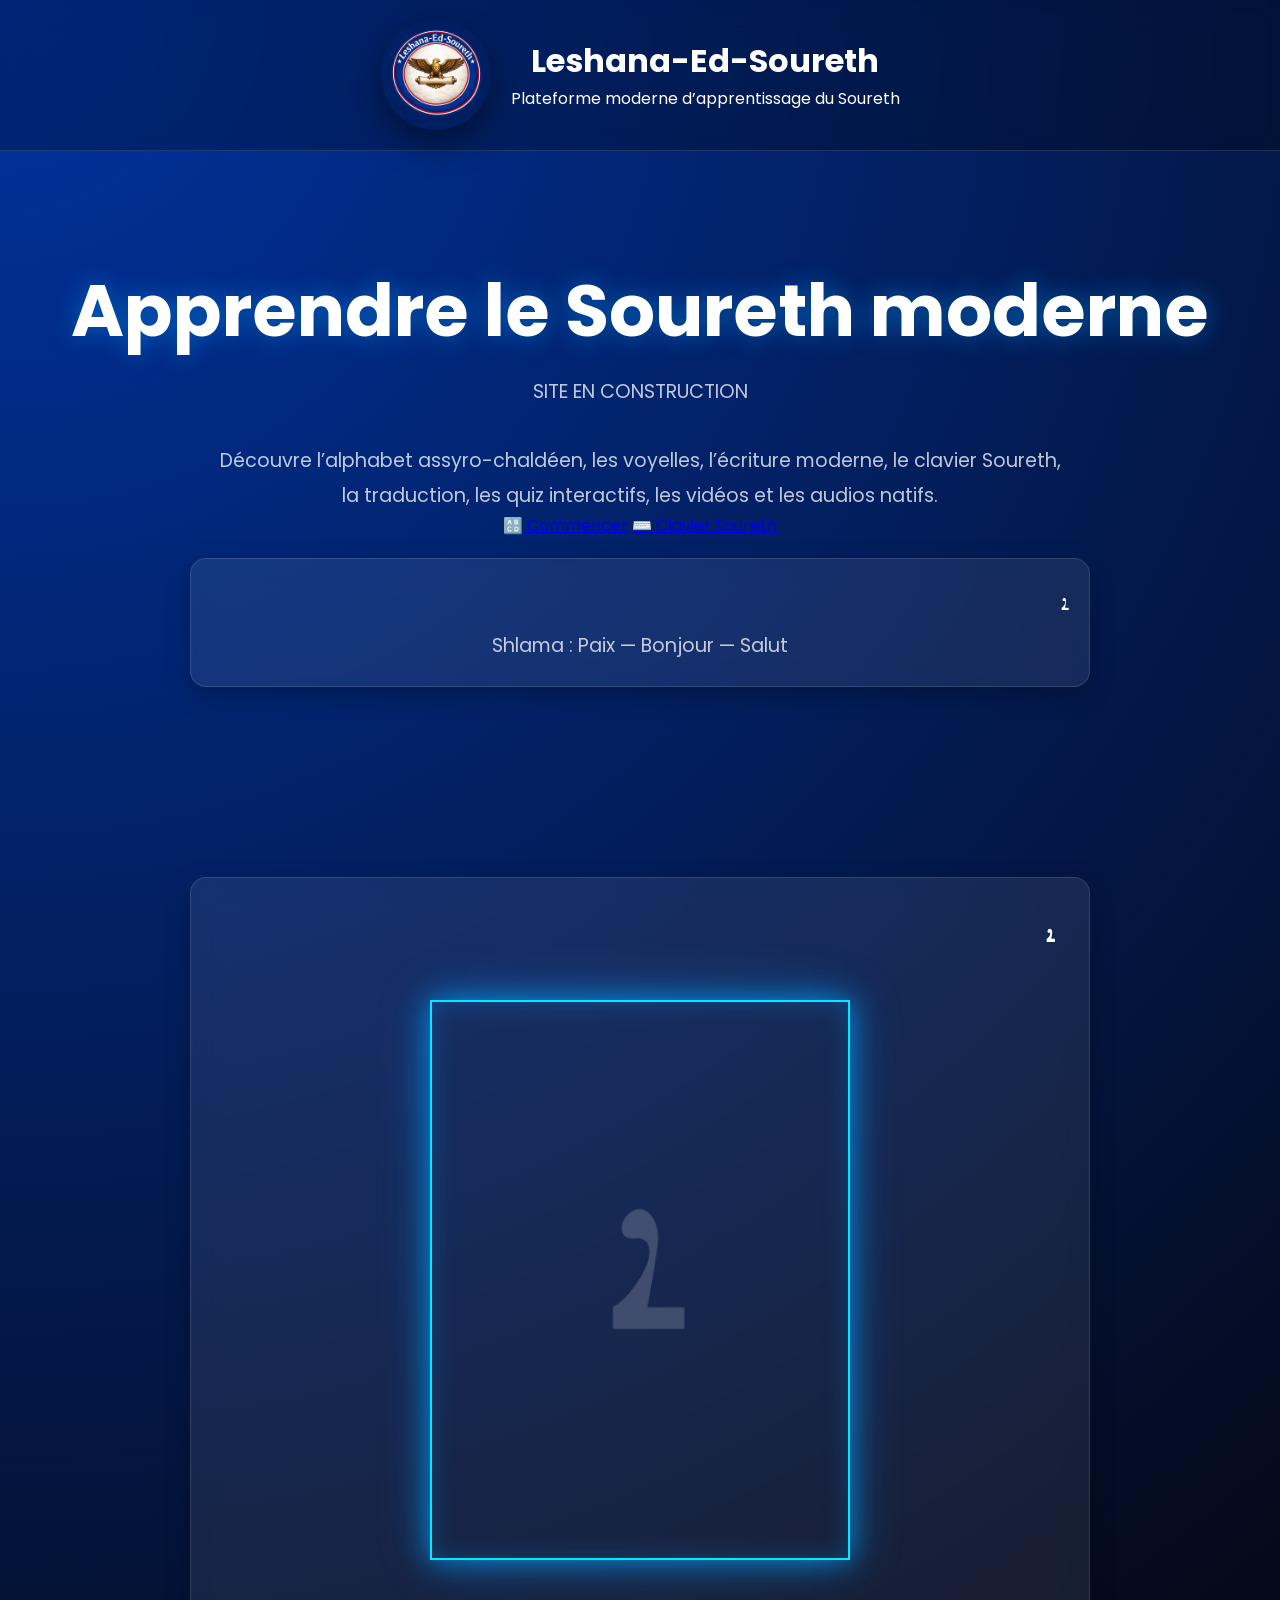
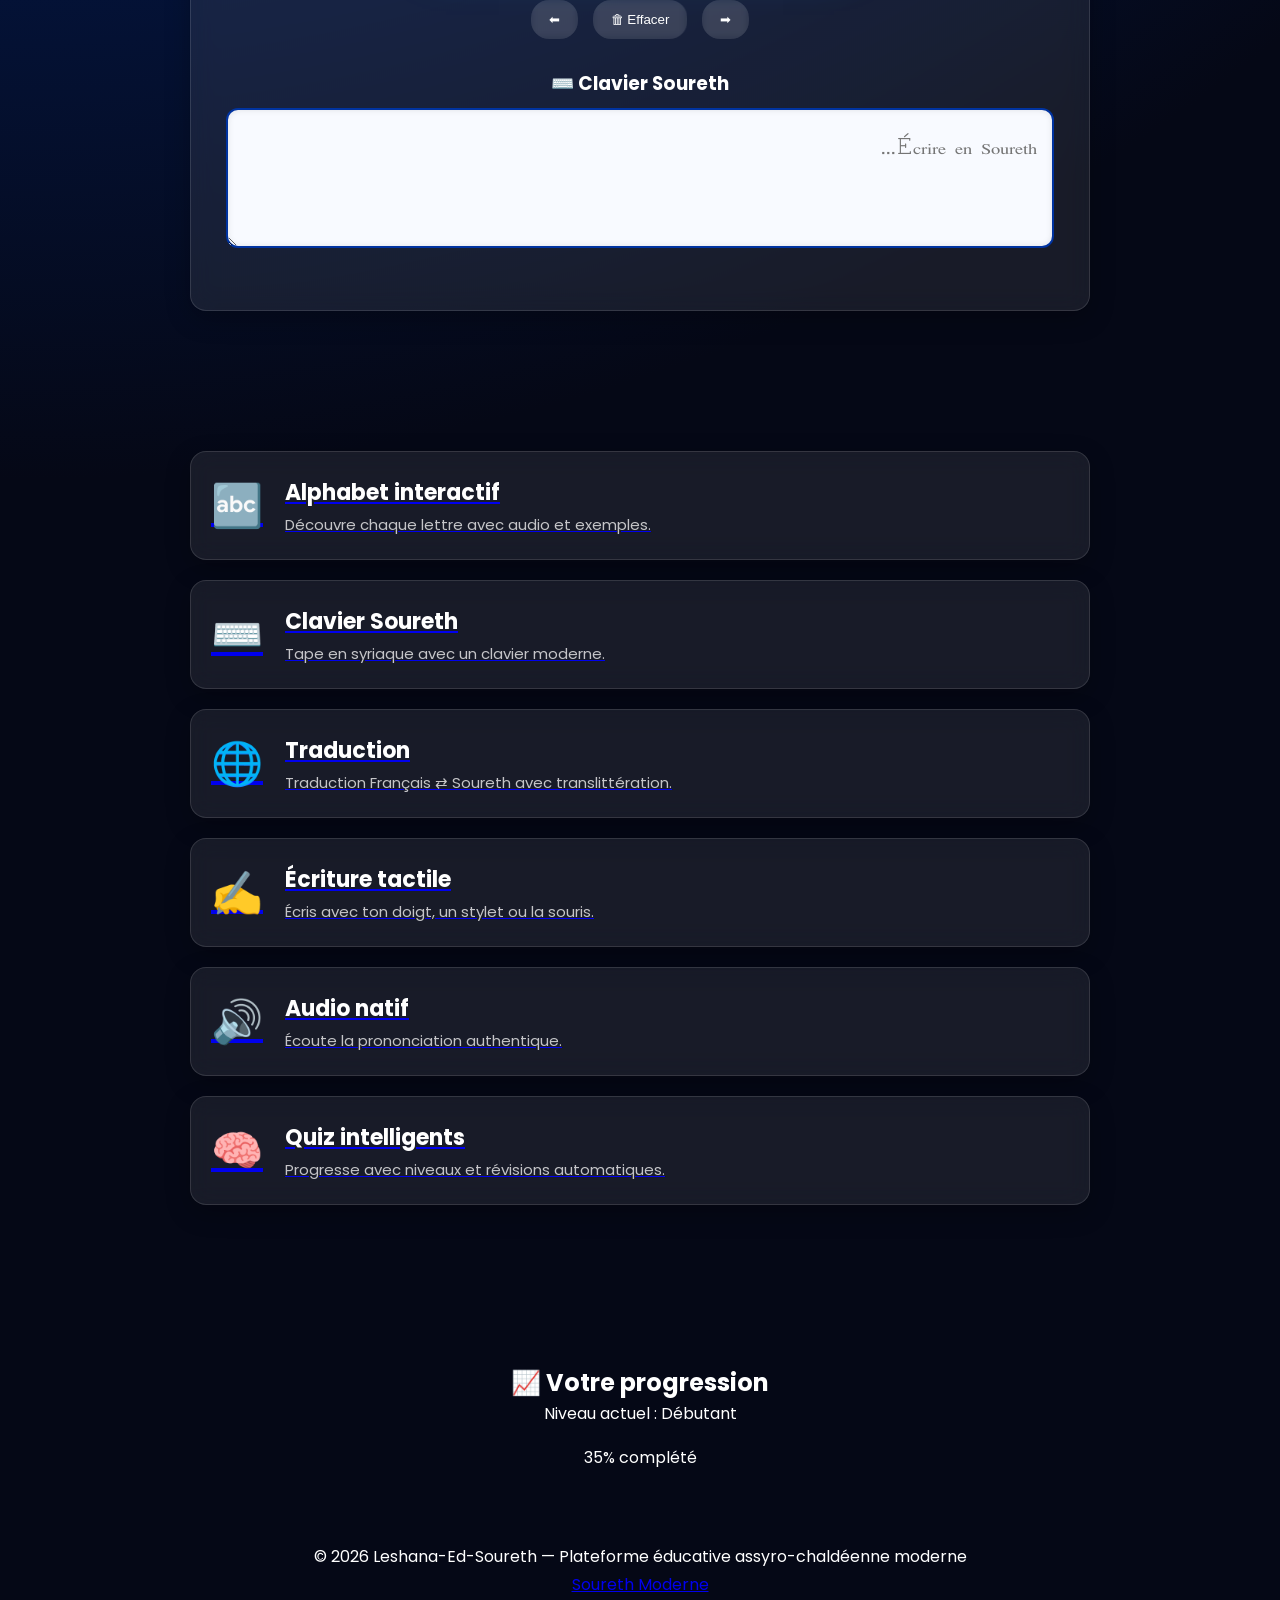
<file: index.html>
<!DOCTYPE html>
<html lang="fr">
<head>
  <meta charset="UTF-8" />
  <meta name="viewport" content="width=device-width, initial-scale=1.0" />

  <title>Leshana-Ed-Soureth</title>

  <link rel="icon" href="assets/images/logo.png" />

  <!-- PRELOAD FONT -->
  <link rel="preload" href="assets/fonts/nohadra.woff2" as="font" type="font/woff2" crossorigin>

  <!-- GOOGLE FONT -->
  <link rel="preconnect" href="https://fonts.googleapis.com">
  <link rel="preconnect" href="https://fonts.gstatic.com" crossorigin>
  <link href="https://fonts.googleapis.com/css2?family=Poppins:wght@300;400;500;600;700&display=swap" rel="stylesheet">

  <!-- CSS -->
  <link rel="stylesheet" href="css/theme.css">
  <link rel="stylesheet" href="css/style.css">
  <link rel="stylesheet" href="css/soureth.css">

  <!-- PWA -->
  <link rel="manifest" href="/manifest.json">
  <meta name="theme-color" content="#0033a0">

  <!-- iOS support -->
  <link rel="apple-touch-icon" href="/icons/icon-192.png">
  <meta name="apple-mobile-web-app-capable" content="yes">
  <meta name="apple-mobile-web-app-status-bar-style" content="black-translucent">
</head>

<body>

<!-- =========================
       HEADER
========================== -->
<header>

  <div class="logo-container">
    <img src="assets/images/logo.png" alt="Logo" class="logo">

    <div>
      <h1 class="title">Leshana-Ed-Soureth</h1>
      <p class="subtitle">Plateforme moderne d’apprentissage du Soureth</p>
    </div>
  </div>

  <!-- MENU MOBILE -->
  <button class="menu-toggle" onclick="toggleMenu()">
    <span></span>
    <span></span>
    <span></span>
  </button>

  <!-- NAVIGATION -->
  <nav>
    <a href="index.html">🏠 Accueil</a>
    <a href="alphabet.html">🔠 Alphabet</a>
    <a href="voyelles.html">🔤 Voyelles</a>
    <a href="ecriture.html">✍️ Écriture</a>
    <a href="keyboard.html">⌨️ Clavier</a>
    <a href="traduction.html">🌍 Traduction</a>
    <a href="quiz.html">🎮 Quiz</a>
    <a href="progression.html">📈 Progression</a>
    <a href="revision.html">🧠 Révision</a>
    <a href="vocal.html">🎤 Vocal</a>
    <a href="videos.html">🎥 Vidéos</a>
    <a href="#" onclick="toggleTheme()">🌓 Thème</a>
  </nav>

</header>

<!-- =========================
       HERO SECTION
========================== -->
<section class="hero">
  <div class="hero-content">

    <h1>Apprendre le Soureth moderne</h1>

    <p class="hero-text">
      SITE EN CONSTRUCTION<br><br>
      Découvre l’alphabet assyro-chaldéen, les voyelles, l’écriture moderne,
      le clavier Soureth, la traduction, les quiz interactifs, les vidéos et les audios natifs.
    </p>

    <div class="hero-buttons">
      <a href="alphabet.html" class="btn btn-primary">🔠 Commencer</a>
      <a href="keyboard.html" class="btn btn-secondary">⌨️ Clavier Soureth</a>
    </div>

    <div class="hero-demo card">
      <div class="soureth-title soureth">ܫܠܡܐ</div>
      <p>Shlama : Paix — Bonjour — Salut</p>
    </div>

  </div>
</section>

<!-- =========================
       ÉCRITURE TACTILE + CLAVIER
========================== -->
<section class="card" style="max-width:900px;margin:50px auto;padding:35px;">

  <h2 class="soureth-title soureth">ܐ</h2>

  <!-- Canvas -->
  <div class="tactile-preview">
    <canvas id="writingCanvas"></canvas>
  </div>

  <!-- Boutons de contrôle -->
  <div class="canvas-controls" style="margin-top:20px;display:flex;justify-content:center;gap:15px;">
    <button id="prevLetter" class="btn">⬅</button>
    <button id="clearCanvas" class="btn">🗑 Effacer</button>
    <button id="nextLetter" class="btn">➡</button>
  </div>

  <!-- Clavier Soureth -->
  <div class="keyboard-wrapper" style="margin-top:30px;">
    <h3 style="margin-bottom:10px;">⌨️ Clavier Soureth</h3>

    <textarea id="editor" class="soureth" placeholder="Écrire en Soureth..."></textarea>

    <div id="keyboard" class="soureth"></div>
  </div>

</section>

<script src="js/ecriture.js"></script>

<!-- =========================
       MODULES D’ACCUEIL
========================== -->
<section class="modules-container">

  <a href="alphabet.html" class="module-item">
    <div class="module-icon">🔤</div>
    <div class="module-text">
      <div class="module-title">Alphabet interactif</div>
      <div class="module-desc">Découvre chaque lettre avec audio et exemples.</div>
    </div>
  </a>

  <a href="keyboard.html" class="module-item">
    <div class="module-icon">⌨️</div>
    <div class="module-text">
      <div class="module-title">Clavier Soureth</div>
      <div class="module-desc">Tape en syriaque avec un clavier moderne.</div>
    </div>
  </a>

  <a href="traduction.html" class="module-item">
    <div class="module-icon">🌐</div>
    <div class="module-text">
      <div class="module-title">Traduction</div>
      <div class="module-desc">Traduction Français ⇄ Soureth avec translittération.</div>
    </div>
  </a>

  <a href="ecriture.html" class="module-item">
    <div class="module-icon">✍️</div>
    <div class="module-text">
      <div class="module-title">Écriture tactile</div>
      <div class="module-desc">Écris avec ton doigt, un stylet ou la souris.</div>
    </div>
  </a>

  <a href="vocal.html" class="module-item">
    <div class="module-icon">🔊</div>
    <div class="module-text">
      <div class="module-title">Audio natif</div>
      <div class="module-desc">Écoute la prononciation authentique.</div>
    </div>
  </a>

  <a href="quiz.html" class="module-item">
    <div class="module-icon">🧠</div>
    <div class="module-text">
      <div class="module-title">Quiz intelligents</div>
      <div class="module-desc">Progresse avec niveaux et révisions automatiques.</div>
    </div>
  </a>

</section>

<!-- =========================
       PROGRESSION
========================== -->
<section class="progress-section">
  <div class="progress-card">
    <h2>📈 Votre progression</h2>
    <p>Niveau actuel : Débutant</p>

    <div class="progress-bar">
      <div class="progress"></div>
    </div>

    <p style="margin-top:15px;">35% complété</p>
  </div>
</section>

<!-- =========================
       FOOTER
========================== -->
<footer>
  <p>© 2026 Leshana-Ed-Soureth — Plateforme éducative assyro-chaldéenne moderne</p>
  <a href="soureth-Adiabene.html">Soureth Moderne</a>
</footer>

<!-- =========================
       JAVASCRIPT
========================== -->
<script src="js/global.js"></script>
<script src="js/keyboard.js"></script>
<script src="js/traduction.js"></script>
<script src="js/quiz.js"></script>
<script src="js/ecriture.js"></script>

<!-- SERVICE WORKER -->
<script>
  if ("serviceWorker" in navigator) {
    window.addEventListener("load", () => {
      navigator.serviceWorker.register("/sw.js")
        .then(() => console.log("SW enregistré ✔"))
        .catch(err => console.log("Erreur SW :", err));
    });
  }
</script>

<!-- NAVIGATION BAS -->
<div class="bottom-nav">
  <a href="index.html">🏠</a>
  <a href="alphabet.html">🔠</a>
  <a href="quiz.html">🎮</a>
  <a href="traduction.html">🌍</a>
  <a href="progression.html">📈</a>
</div>

</body>
</html>
</file>
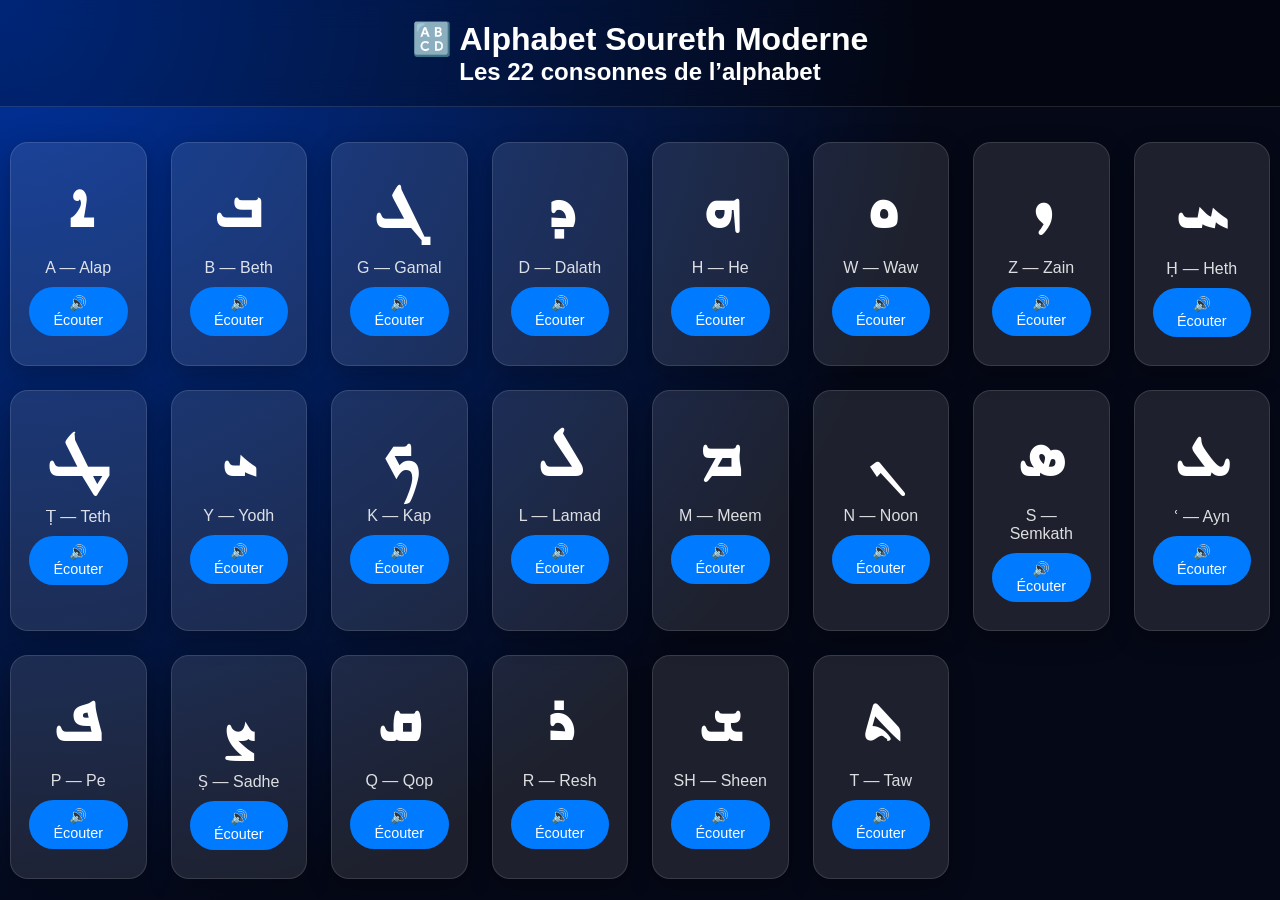
<file: alphabet.html>
<!DOCTYPE html>
<html lang="fr">

<head>
  <meta charset="UTF-8">
  <meta name="viewport" content="width=device-width, initial-scale=1.0">

  <title>Alphabet Soureth</title>

 <link rel="stylesheet" href="css/theme.css">
<link rel="stylesheet" href="css/style.css">
<link rel="stylesheet" href="css/alphabet.css">

  <link rel="manifest" href="/manifest.json">
<meta name="theme-color" content="#0033a0">

<!-- iOS support -->
<link rel="apple-touch-icon" href="/icons/icon-192.png">
<meta name="apple-mobile-web-app-capable" content="yes">
<meta name="apple-mobile-web-app-status-bar-style" content="black-translucent">
</head>

<body>

<header>
  <h1>🔠 Alphabet Soureth Moderne</h1>
  <h2>Les 22 consonnes de l’alphabet</h2>

  <button class="menu-toggle" onclick="toggleMenu()">
    <span></span><span></span><span></span>
  </button>

  <nav>
    <a href="index.html">🏠 Accueil</a>
    <a href="keyboard.html">⌨️ Clavier</a>
    <a href="quiz.html">🎮 Quiz</a>
  </nav>
</header>

<section class="alphabet-grid"></section>


<div id="letterDisplay" class="soureth"></div>
<div id="guideLetter" class="soureth"></div>

  </section>


<script src="js/global.js"></script>
<script src="js/alphabet.js"></script>
<script src="js/audio.js" defer></script>
</body>
</html>
</file>
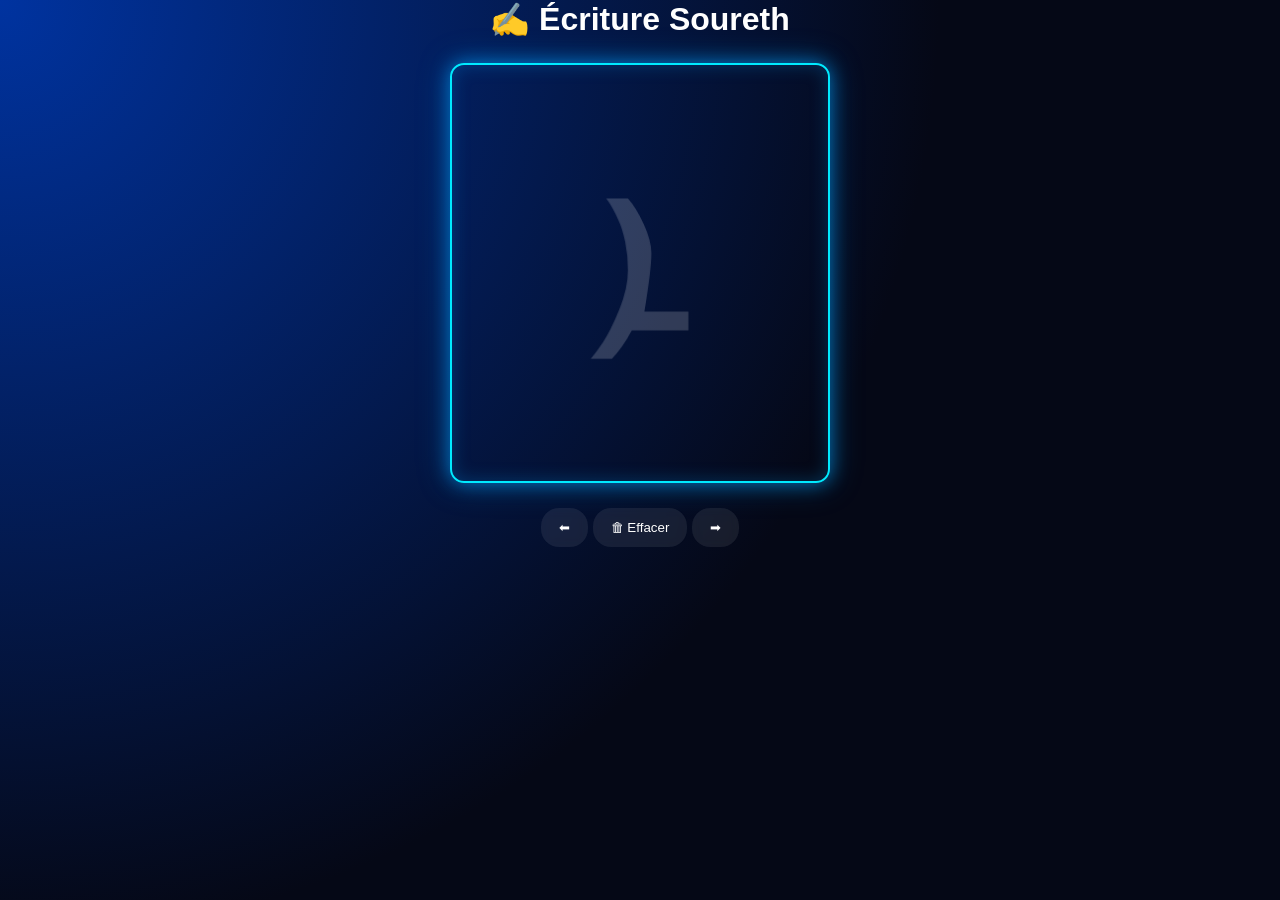
<file: ecriture.html>
<!DOCTYPE html>
<html lang="fr">

<head>
  <meta charset="UTF-8">
  <meta name="viewport" content="width=device-width, initial-scale=1.0">

  <title>Écriture Soureth</title>

  <link rel="stylesheet" href="css/theme.css">
<link rel="stylesheet" href="css/style.css">
<link rel="stylesheet" href="css/ecriture.css">

<link rel="manifest" href="/manifest.json">
<meta name="theme-color" content="#0033a0">

<!-- iOS support -->
<link rel="apple-touch-icon" href="/icons/icon-192.png">
<meta name="apple-mobile-web-app-capable" content="yes">
<meta name="apple-mobile-web-app-status-bar-style" content="black-translucent">

</head>

<body>

<h1>✍️ Écriture Soureth</h1>

<div class="writing-container">

  <canvas
    id="writingCanvas"
    width="350"
    height="350">
  </canvas>

</div>

<div class="canvas-controls">

  <button id="prevLetter">⬅</button>

  <button id="clearCanvas">
    🗑 Effacer
  </button>

  <button id="nextLetter">➡</button>

</div>

<div id="letterGrid"></div>

<script src="js/global.js"></script>
<script src="js/ecriture.js"></script>
</body>

</html>
</file>
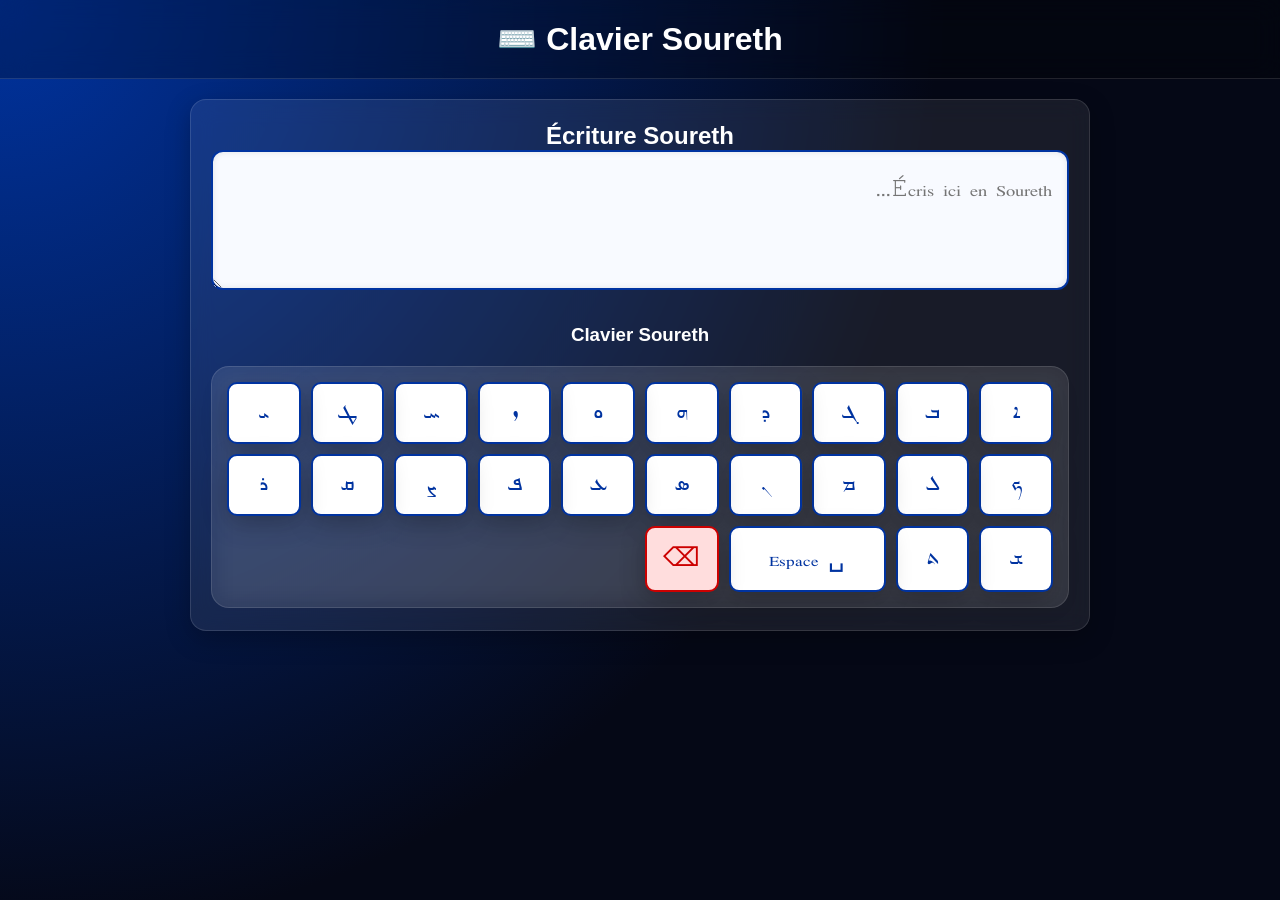
<file: keyboard.html>
<!DOCTYPE html>
<html lang="fr">

<head>
  <meta charset="UTF-8">
  <meta name="viewport" content="width=device-width, initial-scale=1.0">

  <title>Clavier Soureth</title>

  <link rel="stylesheet" href="css/theme.css">
  <link rel="stylesheet" href="css/style.css">
  <link rel="stylesheet" href="css/keyboard.css">
  <link rel="stylesheet" href="css/soureth.css">

  <link rel="manifest" href="/manifest.json">
  <meta name="theme-color" content="#0033a0">

  <!-- iOS support -->
  <link rel="apple-touch-icon" href="/icons/icon-192.png">
  <meta name="apple-mobile-web-app-capable" content="yes">
  <meta name="apple-mobile-web-app-status-bar-style" content="black-translucent">
</head>

<body>

<header>
  <h1>⌨️ Clavier Soureth</h1>

  <button class="menu-toggle" onclick="toggleMenu()">
    <span></span><span></span><span></span>
  </button>

  <nav>
    <a href="index.html">🏠 Accueil</a>
    <a href="alphabet.html">🔠 Alphabet</a>
    <a href="traduction.html">🌍 Traduction</a>
    <a href="quiz.html">🎮 Quiz</a>
  </nav>
</header>

<section class="translator-box card">

  <h2>Écriture Soureth</h2>

  <!-- Zone d’écriture -->
  <textarea id="keyboardInput" class="soureth"
    placeholder="Écris ici en Soureth..."></textarea>

  <!-- Clavier Soureth -->
  <h3 style="margin-top:30px;">Clavier Soureth</h3>

  <!-- 🔥 Mise à jour : utilisation du style premium + compatibilité -->
  <div id="keyboard" class="soureth">

    <!-- Ligne 1 -->
    <button class="key-btn" onclick="insertLetter('ܐ')">ܐ</button>
    <button class="key-btn" onclick="insertLetter('ܒ')">ܒ</button>
    <button class="key-btn" onclick="insertLetter('ܓ')">ܓ</button>
    <button class="key-btn" onclick="insertLetter('ܕ')">ܕ</button>
    <button class="key-btn" onclick="insertLetter('ܗ')">ܗ</button>
    <button class="key-btn" onclick="insertLetter('ܘ')">ܘ</button>
    <button class="key-btn" onclick="insertLetter('ܙ')">ܙ</button>
    <button class="key-btn" onclick="insertLetter('ܚ')">ܚ</button>
    <button class="key-btn" onclick="insertLetter('ܛ')">ܛ</button>
    <button class="key-btn" onclick="insertLetter('ܝ')">ܝ</button>

    <!-- Ligne 2 -->
    <button class="key-btn" onclick="insertLetter('ܟ')">ܟ</button>
    <button class="key-btn" onclick="insertLetter('ܠ')">ܠ</button>
    <button class="key-btn" onclick="insertLetter('ܡ')">ܡ</button>
    <button class="key-btn" onclick="insertLetter('ܢ')">ܢ</button>
    <button class="key-btn" onclick="insertLetter('ܣ')">ܣ</button>
    <button class="key-btn" onclick="insertLetter('ܥ')">ܥ</button>
    <button class="key-btn" onclick="insertLetter('ܦ')">ܦ</button>
    <button class="key-btn" onclick="insertLetter('ܨ')">ܨ</button>
    <button class="key-btn" onclick="insertLetter('ܩ')">ܩ</button>
    <button class="key-btn" onclick="insertLetter('ܪ')">ܪ</button>

    <!-- Ligne 3 -->
    <button class="key-btn" onclick="insertLetter('ܫ')">ܫ</button>
    <button class="key-btn" onclick="insertLetter('ܬ')">ܬ</button>

    <!-- Espace + suppression -->
    <button class="key-btn space" onclick="insertLetter(' ')">␣ Espace</button>
    <button class="delete-btn" onclick="deleteLetter()">⌫</button>

  </div>

</section>

<!-- Scripts -->
<script src="js/app.js"></script>
<script src="js/keyboard.js"></script>

</body>
</html>
</file>
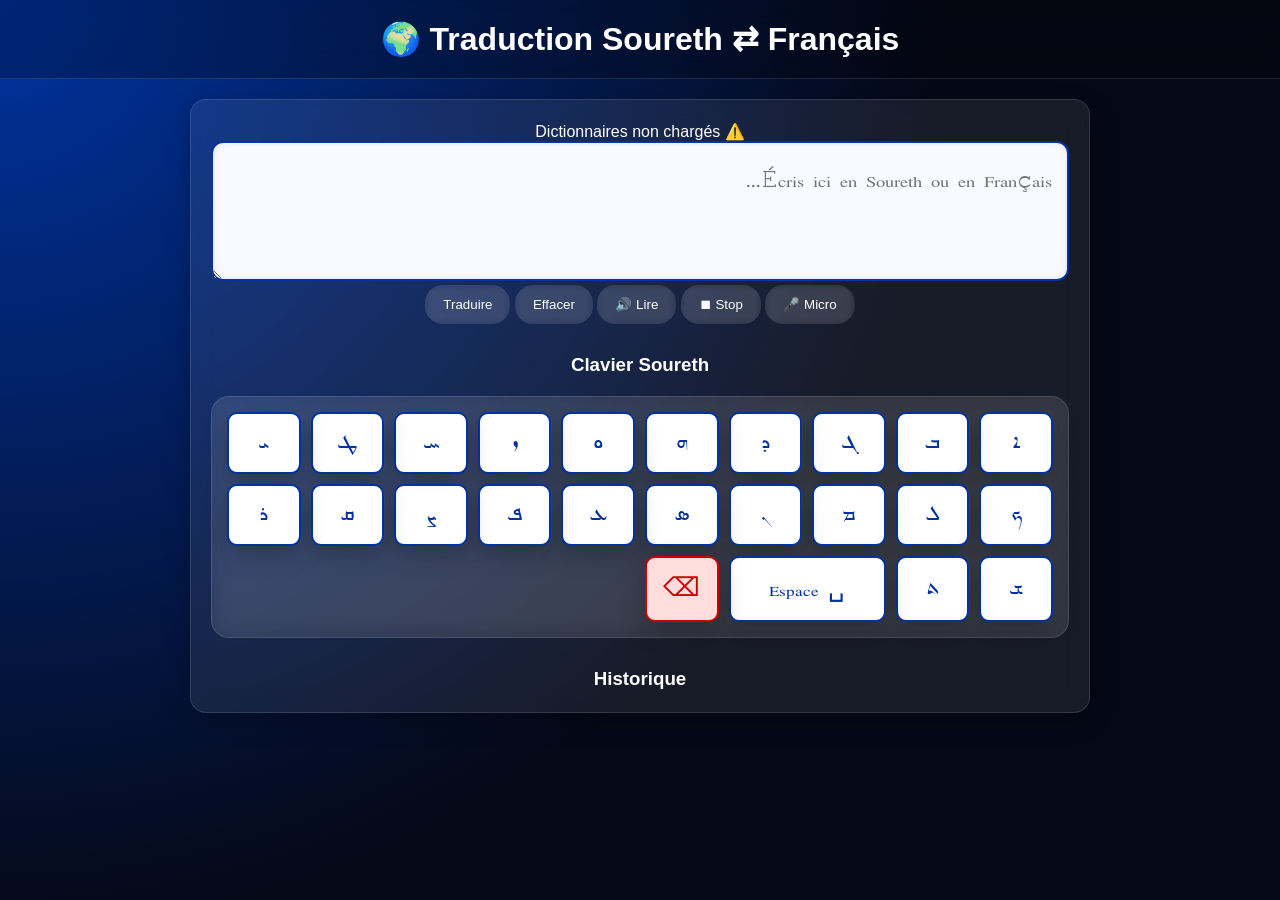
<file: traduction.html>
<!DOCTYPE html>
<html lang="fr">

<head>
  <meta charset="UTF-8">
  <meta name="viewport" content="width=device-width, initial-scale=1.0">

  <title>Traduction Soureth ⇄ Français</title>

  <link rel="stylesheet" href="css/theme.css">
  <link rel="stylesheet" href="css/style.css">
  <link rel="stylesheet" href="css/keyboard.css">
  <link rel="stylesheet" href="css/soureth.css">

  <link rel="manifest" href="/manifest.json">
  <meta name="theme-color" content="#0033a0">

  <!-- iOS support -->
  <link rel="apple-touch-icon" href="/icons/icon-192.png">
  <meta name="apple-mobile-web-app-capable" content="yes">
  <meta name="apple-mobile-web-app-status-bar-style" content="black-translucent">
</head>

<body>

<header>
  <h1>🌍 Traduction Soureth ⇄ Français</h1>

  <!-- MENU HAMBURGER FIXÉ -->
  <button class="menu-toggle" id="menu-btn">
    <span></span><span></span><span></span>
  </button>

  <nav id="menu">
    <a href="index.html">🏠 Accueil</a>
    <a href="alphabet.html">🔠 Alphabet</a>
    <a href="keyboard.html">⌨️ Clavier</a>
    <a href="quiz.html">🎮 Quiz</a>
  </nav>
</header>

<section class="translator-box card">

  <!-- Statut -->
  <div id="status" class="status">⏳ Chargement…</div>

  <!-- 🔥 UN SEUL CHAMP (compatible avec traduction.js) -->
  <textarea id="translateBox" class="rtl soureth"
    placeholder="Écris ici en Soureth ou en Français..."></textarea>

  <!-- Boutons principaux -->
  <div class="translator-buttons">
    <button onclick="translate()">Traduire</button>
    <button onclick="clearAll()">Effacer</button>
    <button onclick="speakText()">🔊 Lire</button>
    <button onclick="stopSpeak()">⏹ Stop</button>
    <button onclick="startMic()">🎤 Micro</button>
  </div>

  <!-- Clavier Soureth -->
  <h3 style="margin-top:30px;">Clavier Soureth</h3>

  <div id="keyboard" class="rtl soureth">

    <!-- Ligne 1 -->
    <button class="key-btn" onclick="insertLetter('ܐ')">ܐ</button>
    <button class="key-btn" onclick="insertLetter('ܒ')">ܒ</button>
    <button class="key-btn" onclick="insertLetter('ܓ')">ܓ</button>
    <button class="key-btn" onclick="insertLetter('ܕ')">ܕ</button>
    <button class="key-btn" onclick="insertLetter('ܗ')">ܗ</button>
    <button class="key-btn" onclick="insertLetter('ܘ')">ܘ</button>
    <button class="key-btn" onclick="insertLetter('ܙ')">ܙ</button>
    <button class="key-btn" onclick="insertLetter('ܚ')">ܚ</button>
    <button class="key-btn" onclick="insertLetter('ܛ')">ܛ</button>
    <button class="key-btn" onclick="insertLetter('ܝ')">ܝ</button>

    <!-- Ligne 2 -->
    <button class="key-btn" onclick="insertLetter('ܟ')">ܟ</button>
    <button class="key-btn" onclick="insertLetter('ܠ')">ܠ</button>
    <button class="key-btn" onclick="insertLetter('ܡ')">ܡ</button>
    <button class="key-btn" onclick="insertLetter('ܢ')">ܢ</button>
    <button class="key-btn" onclick="insertLetter('ܣ')">ܣ</button>
    <button class="key-btn" onclick="insertLetter('ܥ')">ܥ</button>
    <button class="key-btn" onclick="insertLetter('ܦ')">ܦ</button>
    <button class="key-btn" onclick="insertLetter('ܨ')">ܨ</button>
    <button class="key-btn" onclick="insertLetter('ܩ')">ܩ</button>
    <button class="key-btn" onclick="insertLetter('ܪ')">ܪ</button>

    <!-- Ligne 3 -->
    <button class="key-btn" onclick="insertLetter('ܫ')">ܫ</button>
    <button class="key-btn" onclick="insertLetter('ܬ')">ܬ</button>

    <!-- Espace + suppression -->
    <button class="key-btn space" onclick="insertLetter(' ')">␣ Espace</button>
    <button class="delete-btn" onclick="deleteLetter()">⌫</button>

  </div>

  <!-- Historique -->
  <h3 style="margin-top:30px;">Historique</h3>
  <div id="history"></div>

</section>

<!-- Scripts -->
<script src="js/global.js"></script>
<script src="js/app.js"></script>
<script src="js/keyboard.js"></script>
<script src="js/traduction.js"></script>

<!-- SCRIPT MENU HAMBURGER FIXÉ -->
<script>
document.getElementById("menu-btn").addEventListener("click", () => {
    document.getElementById("menu").classList.toggle("open");
});
</script>

</body>
</html>
</file>
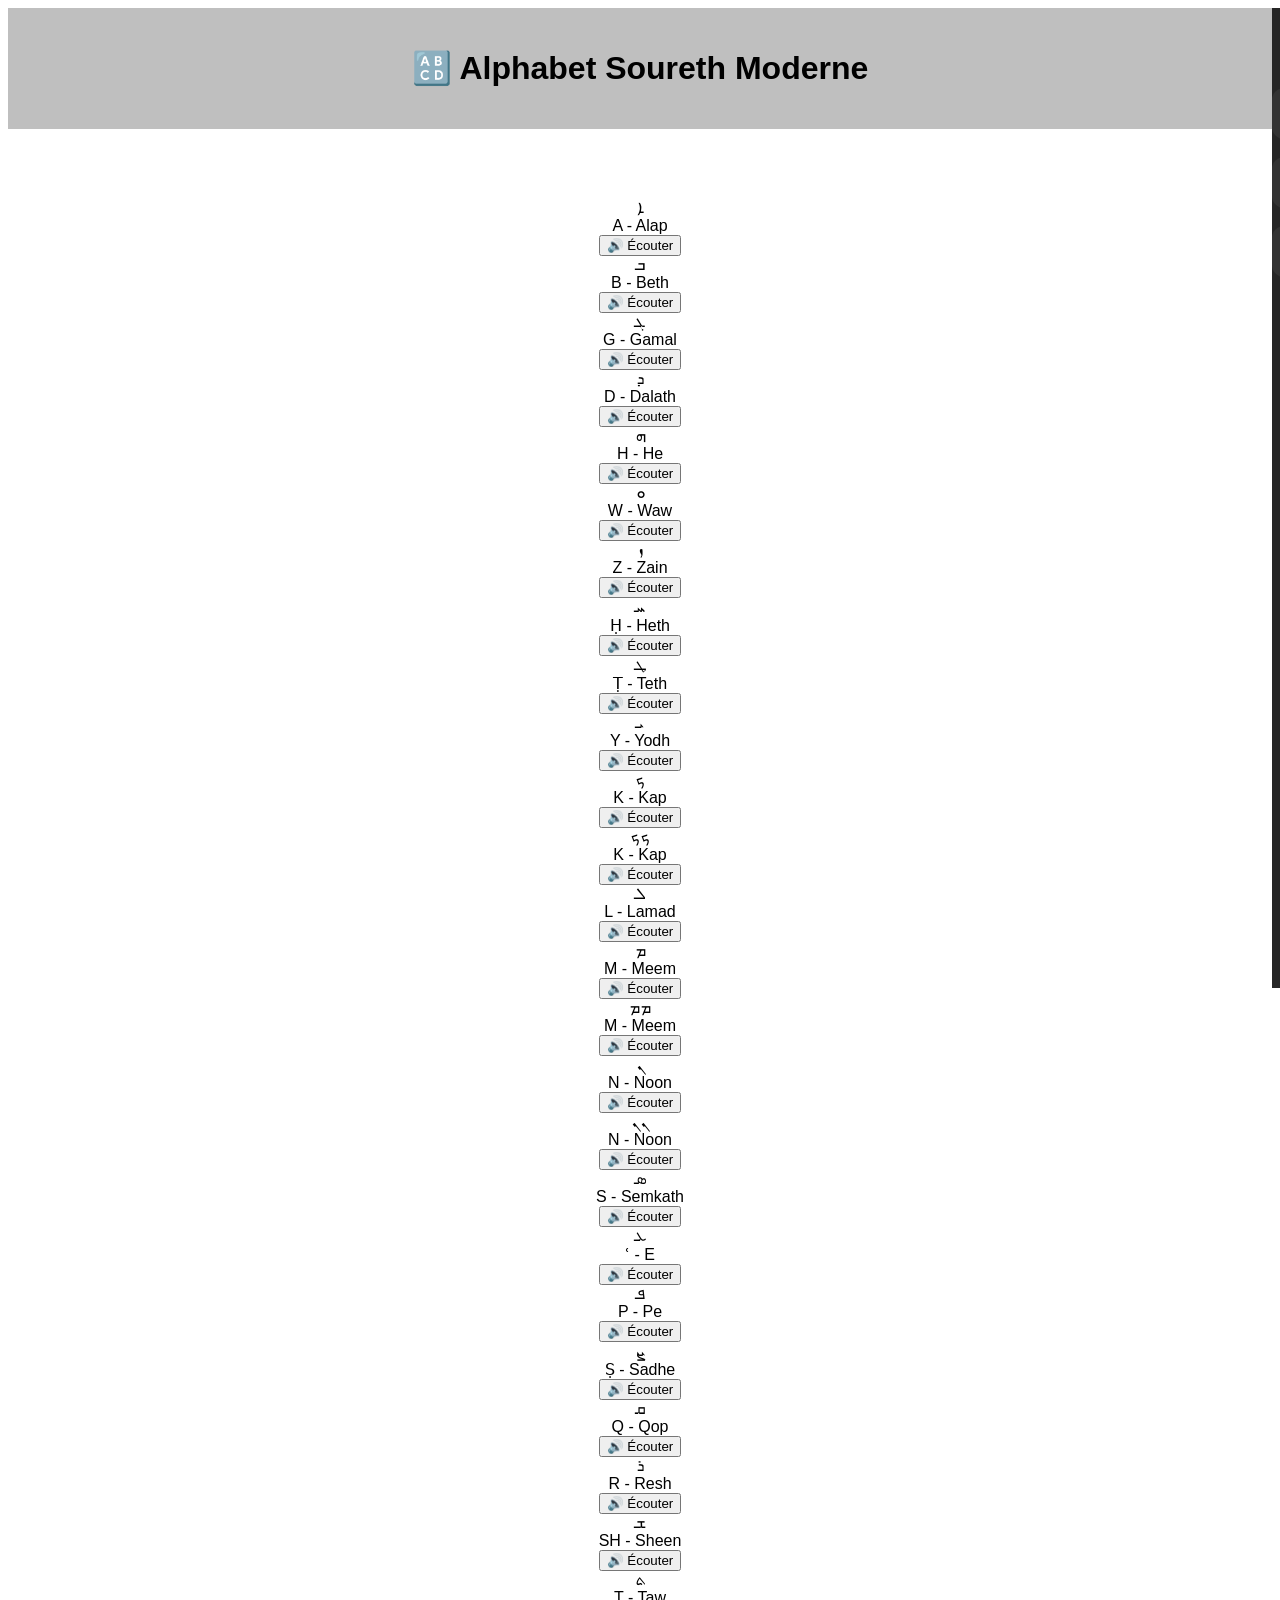
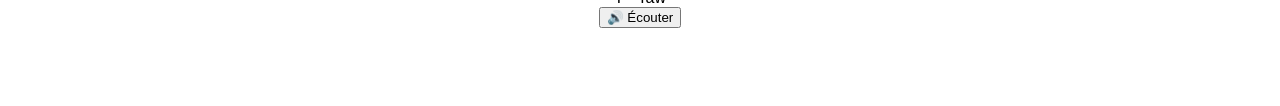
<file: pages/alphabet.html>
<!DOCTYPE html>
<html lang="fr">

<head>

  <meta charset="UTF-8">

  <meta name="viewport"
        content="width=device-width, initial-scale=1.0">

  <title>Alphabet Soureth</title>

  <link rel="stylesheet"
        href="../css/style.css">

  <link rel="manifest" href="../manifest.json">

  <meta name="theme-color" content="#0033a0">

</head>

<body>

  <header>

    <h1>
      🔠 Alphabet Soureth Moderne
    </h1>

    <nav>
      <a href="../index.html">🏠 Accueil</a>
      <a href="keyboard.html">⌨️ Clavier</a>
      <a href="quiz.html">🎮 Quiz</a>
    </nav>

  </header>

  <section class="alphabet-grid">

    <!-- ALAP -->
    <div class="letter-card">
      <div class="letter soureth-title">ܐ</div>
      <div class="latin">A - Alap</div>
      <button class="audio-btn" onclick="playAudio('../audio/alap.mp3')">
        🔊 Écouter
      </button>
    </div>

    <!-- BETH -->
    <div class="letter-card">
      <div class="letter soureth-title">ܒ</div>
      <div class="latin">B - Beth</div>
      <button class="audio-btn" onclick="playAudio('../audio/beth.mp3')">
        🔊 Écouter
      </button>
    </div>

    <!-- GAMAL -->
    <div class="letter-card">
      <div class="letter soureth-title">ܓ</div>
      <div class="latin">G - Gamal</div>
      <button class="audio-btn" onclick="playAudio('../audio/gamal.mp3')">
        🔊 Écouter
      </button>
    </div>

    <!-- DALATH -->
    <div class="letter-card">
      <div class="letter soureth-title">ܕ</div>
      <div class="latin">D - Dalath</div>
      <button class="audio-btn" onclick="playAudio('../audio/dalath.mp3')">
        🔊 Écouter
      </button>
    </div>

    <!-- HE -->
    <div class="letter-card">
      <div class="letter soureth-title">ܗ</div>
      <div class="latin">H - He</div>
      <button class="audio-btn" onclick="playAudio('../audio/he.mp3')">
        🔊 Écouter
      </button>
    </div>

    <!-- WAW -->
    <div class="letter-card">
      <div class="letter soureth-title">ܘ</div>
      <div class="latin">W - Waw</div>
      <button class="audio-btn" onclick="playAudio('../audio/waw.mp3')">
        🔊 Écouter
      </button>
    </div>

    <!-- ZAIN -->
    <div class="letter-card">
      <div class="letter soureth-title">ܙ</div>
      <div class="latin">Z - Zain</div>
      <button class="audio-btn" onclick="playAudio('../audio/zain.mp3')">
        🔊 Écouter
      </button>
    </div>

    <!-- HETH -->
    <div class="letter-card">
      <div class="letter soureth-title">ܚ</div>
      <div class="latin">Ḥ - Heth</div>
      <button class="audio-btn" onclick="playAudio('../audio/heth.mp3')">
        🔊 Écouter
      </button>
    </div>

    <!-- TETH -->
    <div class="letter-card">
      <div class="letter soureth-title">ܛ</div>
      <div class="latin">Ṭ - Teth</div>
      <button class="audio-btn" onclick="playAudio('../audio/teth.mp3')">
        🔊 Écouter
      </button>
    </div>

    <!-- YODH -->
    <div class="letter-card">
      <div class="letter soureth-title">ܝ</div>
      <div class="latin">Y - Yodh</div>
      <button class="audio-btn" onclick="playAudio('../audio/yodh.mp3')">
        🔊 Écouter
      </button>
    </div>

    <!-- KAP -->
    <div class="letter-card">
      <div class="letter soureth-title">ܟ</div>
      <div class="latin">K - Kap</div>
      <button class="audio-btn" onclick="playAudio('../audio/kap.mp3')">
        🔊 Écouter
      </button>
    </div>

    <!-- KAP -->
    <div class="letter-card">
      <div class="letter soureth-title">ܟܟ</div>
      <div class="latin">K - Kap</div>
      <button class="audio-btn" onclick="playAudio('../audio/kap.mp3')">
        🔊 Écouter
      </button>
    </div>

    <!-- LAMAD -->
    <div class="letter-card">
      <div class="letter soureth-title">ܠ</div>
      <div class="latin">L - Lamad</div>
      <button class="audio-btn" onclick="playAudio('../audio/lamad.mp3')">
        🔊 Écouter
      </button>
    </div>

    <!-- MEEM -->
    <div class="letter-card">
      <div class="letter soureth-title">ܡ</div>
      <div class="latin">M - Meem</div>
      <button class="audio-btn" onclick="playAudio('../audio/meem.mp3')">
        🔊 Écouter
      </button>
    </div>

    <!-- MEEM -->
    <div class="letter-card">
      <div class="letter soureth-title">ܡܡ</div>
      <div class="latin">M - Meem</div>
      <button class="audio-btn" onclick="playAudio('../audio/meem.mp3')">
        🔊 Écouter
      </button>
    </div>

    <!-- NOON -->
    <div class="letter-card">
      <div class="letter soureth-title">ܢ</div>
      <div class="latin">N - Noon</div>
      <button class="audio-btn" onclick="playAudio('../audio/noon.mp3')">
        🔊 Écouter
      </button>
    </div>

    <!-- NOON -->
    <div class="letter-card">
      <div class="letter soureth-title">ܢܢ</div>
      <div class="latin">N - Noon</div>
      <button class="audio-btn" onclick="playAudio('../audio/noon.mp3')">
        🔊 Écouter
      </button>
    </div>

    <!-- SEMKATH -->
    <div class="letter-card">
      <div class="letter soureth-title">ܣ</div>
      <div class="latin">S - Semkath</div>
      <button class="audio-btn" onclick="playAudio('../audio/semkath.mp3')">
        🔊 Écouter
      </button>
    </div>

    <!-- E -->
    <div class="letter-card">
      <div class="letter soureth-title">ܥ</div>
      <div class="latin">ʿ - E</div>
      <button class="audio-btn" onclick="playAudio('../audio/e.mp3')">
        🔊 Écouter
      </button>
    </div>

    <!-- PE -->
    <div class="letter-card">
      <div class="letter soureth-title">ܦ</div>
      <div class="latin">P - Pe</div>
      <button class="audio-btn" onclick="playAudio('../audio/pe.mp3')">
        🔊 Écouter
      </button>
    </div>

    <!-- SADHE -->
    <div class="letter-card">
      <div class="letter soureth-title">ܨ</div>
      <div class="latin">Ṣ - Sadhe</div>
      <button class="audio-btn" onclick="playAudio('../audio/sadhe.mp3')">
        🔊 Écouter
      </button>
    </div>

    <!-- QOP -->
    <div class="letter-card">
      <div class="letter soureth-title">ܩ</div>
      <div class="latin">Q - Qop</div>
      <button class="audio-btn" onclick="playAudio('../audio/qop.mp3')">
        🔊 Écouter
      </button>
    </div>

    <!-- RESH -->
    <div class="letter-card">
      <div class="letter soureth-title">ܪ</div>
      <div class="latin">R - Resh</div>
      <button class="audio-btn" onclick="playAudio('../audio/resh.mp3')">
        🔊 Écouter
      </button>
    </div>

    <!-- SHEEN -->
    <div class="letter-card">
      <div class="letter soureth-title">ܫ</div>
      <div class="latin">SH - Sheen</div>
      <button class="audio-btn" onclick="playAudio('../audio/sheen.mp3')">
        🔊 Écouter
      </button>
    </div>

    <!-- TAW -->
    <div class="letter-card">
      <div class="letter soureth-title">ܬ</div>
      <div class="latin">T - Taw</div>
      <button class="audio-btn" onclick="playAudio('../audio/taw.mp3')">
        🔊 Écouter
      </button>
    </div>

  </section>

  <script src="../js/audio.js" defer></script>

  <script src="../js/app.js" defer></script>
  <script src="../js/keyboard.js" defer></script>

</body>

</html>
</file>
<file: css/theme.css>
/* ============================================================
   THEME.CSS — Variables globales + Glassmorphism
   Version harmonisée avec style.css & traduction.css
============================================================ */

/* ============================================================
   0. RESET GLOBAL
============================================================ */
* {
    margin: 0;
    padding: 0;
    box-sizing: border-box;
}

/* ============================================================
   1. PALETTE — MODE SOMBRE (par défaut)
============================================================ */
:root {
    /* Couleurs principales */
    --blue-main: #0033a0;
    --blue-light: #0090ff;
    --cyan: #00eaff;

    --red-main: #d40000;

    /* Texte */
    --text: #ffffff;
    --text-soft: rgba(255,255,255,0.75);

    /* Fond global */
    --bg: radial-gradient(circle at top left, #0033a0, #050816 60%);

    /* Cartes & modules */
    --card: rgba(255,255,255,0.06);
    --nav: rgba(255,255,255,0.05);

    /* Glassmorphism */
    --glass-bg: rgba(255,255,255,0.08);
    --glass-border: rgba(255,255,255,0.12);

    /* Ombres */
    --shadow-soft: 0 8px 25px rgba(0,0,0,0.25);
    --shadow-strong: 0 12px 35px rgba(0,0,0,0.45);

    /* Arrondis & transitions */
    --radius: 18px;
    --transition: 0.25s ease;
}

/* ============================================================
   2. MODE CLAIR
============================================================ */
body.light-mode {
    --bg: #f4f7fb;

    --text: #111827;
    --text-soft: #4a5568;

    --card: rgba(255,255,255,0.9);
    --nav: rgba(0,0,0,0.05);

    --glass-bg: rgba(255,255,255,0.6);
    --glass-border: rgba(0,0,0,0.12);

    --shadow-soft: 0 8px 25px rgba(0,0,0,0.15);
    --shadow-strong: 0 12px 35px rgba(0,0,0,0.25);
}

/* ============================================================
   3. POLICES SOURETH
============================================================ */
@font-face {
    font-family: "Nohadra";
    src: url('../assets/fonts/nohadra.woff2') format('woff2');
    font-display: swap;
}

@font-face {
    font-family: "Assyrian";
    src: url('../assets/fonts/assyrian.woff2') format('woff2');
    font-display: swap;
}

/* ============================================================
   4. TYPOGRAPHIE SOURETH — Harmonisation globale
============================================================ */
.soureth-title,
.soureth-writing,
.soureth-classic,
.letter,
:lang(syr) {
    font-family: "Nohadra", "Assyrian", sans-serif !important;
    direction: rtl;
    unicode-bidi: bidi-override;
    text-align: right;
}

/* ============================================================
   5. GLOW PREMIUM — Bleu Assyrien
============================================================ */
.glow-blue {
    box-shadow:
        0 0 12px rgba(0, 162, 255, 0.55),
        0 0 22px rgba(0, 162, 255, 0.45),
        inset 0 0 12px rgba(0, 162, 255, 0.25);
    border-color: var(--cyan) !important;
}

/* ============================================================
   6. GLASSMORPHISM GLOBAL
============================================================ */
.glass,
.card,
.module-item,
.quiz-box {
    background: var(--glass-bg);
    border: 1px solid var(--glass-border);
    border-radius: var(--radius);
    backdrop-filter: blur(6px);
    box-shadow: var(--shadow-soft);
    padding: 20px;
}

/* ============================================================
   7. TEXTE GLOBAL
============================================================ */
body {
    background: var(--bg);
    color: var(--text);
    font-family: 'Poppins', sans-serif;
    min-height: 100vh;
}

/* ============================================================
   8. BOUTONS GLOBAUX
============================================================ */
button {
    padding: 12px 18px;
    border-radius: var(--radius);
    border: none;
    cursor: pointer;
    background: var(--glass-bg);
    color: var(--text);
    transition: var(--transition);
    backdrop-filter: blur(4px);
}

button:hover {
    background: rgba(255,255,255,0.15);
    box-shadow: 0 0 12px rgba(0,150,255,0.45);
}

/* ============================================================
   9. RTL / LTR GLOBAL
============================================================ */
.rtl {
    direction: rtl;
    text-align: right;
}

.ltr {
    direction: ltr;
    text-align: left;
}
</file>
<file: css/style.css>
/* ============================================================
   1) RESET + GLOBAL
============================================================ */
body {
    font-family: 'Poppins', Arial, sans-serif;
    background: var(--bg);
    color: var(--text);
    text-align: center;
    overflow-x: hidden;
    min-height: 100vh;
    transition: var(--transition);
}

section {
    max-width: 1400px;
    margin: auto;
    padding: 70px 25px;
}

h1, h2, h3 {
    font-weight: 700;
    word-break: break-word;
}

p {
    line-height: 1.8;
    word-break: break-word;
}

/* ============================================================
   2) HEADER + MENU
============================================================ */
header {
    position: sticky;
    top: 0;
    z-index: 999;
    backdrop-filter: blur(14px);
    background: rgba(0,0,0,0.25);
    border-bottom: 1px solid var(--glass-border);
    padding: 20px;
}

.logo-container {
    display: flex;
    justify-content: center;
    align-items: center;
    gap: 20px;
    flex-wrap: wrap;
}

.logo {
    width: 110px;
    height: 110px;
    border-radius: 50%;
    box-shadow: var(--shadow-strong);
    animation: floatLogo 3s ease-in-out infinite;
}

/* Hamburger */
.menu-toggle {
    display: none;
    background: transparent;
    border: none;
    font-size: 2.4rem;
    color: #fff;
    cursor: pointer;
    padding: 10px;
    z-index: 1001;
}

.menu-toggle span {
    display: block;
    width: 32px;
    height: 4px;
    margin: 6px auto;
    background: #fff;
    border-radius: 4px;
    transition: var(--transition);
}

/* Menu latéral */
nav {
    position: fixed;
    top: 0;
    right: -260px;
    width: 260px;
    height: 100vh;
    background: rgba(0,0,0,0.85);
    backdrop-filter: blur(12px);
    padding-top: 80px;
    display: flex;
    flex-direction: column;
    gap: 18px;
    transition: 0.35s;
    z-index: 1000;
}

header nav.open {
    right: 0;
}

nav a {
    padding: 14px 22px;
    font-size: 1.2rem;
    text-align: left;
    border-radius: 12px;
    background: rgba(255,255,255,0.06);
    color: #fff !important;
    text-decoration: none;
    transition: var(--transition);
}

nav a:hover {
    background: linear-gradient(135deg, var(--blue-light), var(--cyan));
    transform: translateX(6px);
}

/* ============================================================
   3) HERO
============================================================ */
.hero {
    padding: 120px 20px;
}

.hero h1 {
    font-size: clamp(2.5rem, 6vw, 4.5rem);
    line-height: 1.1;
    margin-bottom: 25px;
    text-shadow: 0 0 25px rgba(0,162,255,0.45);
}

.hero p {
    max-width: 850px;
    margin: auto;
    font-size: 1.2rem;
    color: var(--text-soft);
}

/* ============================================================
   4) MODULES
============================================================ */
modules-container {
    max-width: 1100px;
    margin: 60px auto;
    display: flex;
    flex-direction: column;
    gap: 28px;
    padding: 0 20px;
}

.module-item {
    display: flex;
    align-items: center;
    gap: 22px;
    background: var(--card);
    backdrop-filter: blur(14px);
    border: 1px solid var(--glass-border);
    padding: 22px 26px;
    border-radius: 22px;
    transition: var(--transition);
    cursor: pointer;
    box-shadow: var(--shadow-soft);
}

.module-item:hover {
    transform: translateY(-6px);
    box-shadow: 0 18px 40px rgba(0,162,255,0.25);
    background: rgba(255,255,255,0.12);
}

.module-icon {
    font-size: 42px;
    min-width: 52px;
    text-align: center;
}

.module-text {
    display: flex;
    flex-direction: column;
    text-align: left;
}

.module-title {
    font-size: 22px;
    font-weight: 700;
    color: var(--text);
}

.module-desc {
    font-size: 15px;
    color: var(--text-soft);
    margin-top: 4px;
}

/* ============================================================
   5) CANVAS + CARDS
============================================================ */
.card,
.module-item,
.quiz-box,
.alphabet-card,
.canvas-card,
.keyboard-card,
.translator-card {
    width: 100%;
    max-width: 900px;
    margin: 20px auto;
    padding: 22px 20px;
    border-radius: 16px;
    background: var(--glass-bg);
    border: 1px solid var(--glass-border);
    backdrop-filter: blur(12px);
}

#writingCanvas {
    width: 420px !important;
    height: 560px !important;
    display: block;
    margin: 40px auto;
    border: 2px solid var(--cyan);
    box-shadow:
        0 0 25px rgba(0,162,255,0.65),
        0 0 45px rgba(0,162,255,0.45),
        inset 0 0 25px rgba(0,162,255,0.25);
}

/* ============================================================
   6) SOURETH (polices + RTL)
============================================================ */
.soureth {
    direction: rtl;
    unicode-bidi: bidi-override;
    font-family: "Nohadra", "Assyrian", sans-serif;
    font-size: 28px;
    line-height: 1.7;
    text-align: right;
    white-space: pre-wrap;
}

/* 🔥 ici on adapte pour le champ unique */
textarea.soureth,
#translateBox.soureth {
    width: 100%;
    padding: 15px;
    border-radius: 12px;
    border: 2px solid #0033a0;
    background: #f8faff;
    color: #001a4d;
    resize: vertical;
    min-height: 140px;
    outline: none;
    box-shadow: inset 0 0 6px rgba(0,0,0,0.1);
}

textarea.soureth:focus,
#translateBox.soureth:focus {
    border-color: #0055ff;
    box-shadow: 0 0 8px rgba(0,85,255,0.4);
}

/* ============================================================
   7) CLAVIER SOURETH
============================================================ */
#keyboard.soureth {
    direction: rtl;
    unicode-bidi: bidi-override;
    display: grid;
    grid-template-columns: repeat(10, 1fr);
    gap: 10px;
    margin-top: 20px;
}

#keyboard.soureth .key-btn,
#keyboard.soureth .delete-btn {
    font-family: "Nohadra", "Assyrian", sans-serif;
    font-size: 26px;
    padding: 14px 0;
    background: #ffffff;
    border: 2px solid #0033a0;
    border-radius: 10px;
    color: #0033a0;
    cursor: pointer;
    transition: var(--transition);
    text-align: center;
}

#keyboard.soureth .key-btn:hover,
#keyboard.soureth .delete-btn:hover {
    background: #0033a0;
    color: white;
    transform: scale(1.05);
}

#keyboard.soureth .key-btn.space {
    grid-column: span 2;
}

#keyboard.soureth .delete-btn {
    background: #ffdddd;
    border-color: #cc0000;
    color: #cc0000;
}

#keyboard.soureth .delete-btn:hover {
    background: #cc0000;
    color: white;
}

/* ============================================================
   8) RESPONSIVE
============================================================ */
@media (max-width: 768px) {
    .hero {
        padding: 35px 14px 25px;
    }

    .hero h1 {
        font-size: 2rem;
    }

    .menu-toggle {
        display: block;
        margin: 20px auto;
    }

    nav {
        display: none;
        width: 100%;
    }

    nav.active {
        display: flex;
    }

    #writingCanvas {
        width: 90% !important;
        height: auto !important;
        aspect-ratio: 3 / 4;
    }
}

@media (max-width: 600px) {
    textarea.soureth,
    #translateBox.soureth {
        font-size: 24px;
    }

    #keyboard.soureth .key-btn,
    #keyboard.soureth .delete-btn {
        font-size: 22px;
        padding: 10px 0;
    }

    #letterDisplay.soureth {
        font-size: 60px;
    }
}

/* Empêche le menu fermé de bloquer la page */
nav {
    pointer-events: none;
}

nav.open {
    pointer-events: auto;
}

nav {
    pointer-events: none;
}

nav.open {
    pointer-events: auto;
}
</file>
<file: css/soureth.css>
/* ============================================================
   POLICES SOURETH (Nohadra + Assyrian)
============================================================ */
@font-face {
  font-family: "Nohadra";
  src: url("../assets/fonts/nohadra.woff2") format("woff2");
  font-display: swap;
}

@font-face {
  font-family: "Assyrian";
  src: url("../assets/fonts/assyrian.woff2") format("woff2");
  font-display: swap;
}

/* ============================================================
   STYLE GLOBAL SOURETH
============================================================ */
.soureth {
  direction: rtl;
  unicode-bidi: bidi-override;
  font-family: "Nohadra", "Assyrian", sans-serif;
  font-size: 28px;
  line-height: 1.7;
  text-align: right;
  white-space: pre-wrap;
}

/* 🔥 Champ unique de traduction */
#translateBox.soureth {
  width: 100%;
  padding: 15px;
  border-radius: 12px;
  border: 2px solid #0033a0;
  background: #f8faff;
  color: #001a4d;
  resize: vertical;
  min-height: 140px;
  outline: none;
  box-shadow: inset 0 0 6px rgba(0,0,0,0.1);
}

#translateBox.soureth:focus {
  border-color: #0055ff;
  box-shadow: 0 0 8px rgba(0,85,255,0.4);
}

/* ============================================================
   CLAVIER SOURETH
============================================================ */
#keyboard.soureth {
  direction: rtl;
  unicode-bidi: bidi-override;
  display: grid;
  grid-template-columns: repeat(10, 1fr);
  gap: 10px;
  margin-top: 20px;
}

#keyboard.soureth .key-btn,
#keyboard.soureth .delete-btn {
  font-family: "Nohadra", "Assyrian", sans-serif;
  font-size: 26px;
  padding: 14px 0;
  background: #ffffff;
  border: 2px solid #0033a0;
  border-radius: 10px;
  color: #0033a0;
  cursor: pointer;
  transition: 0.15s ease;
  text-align: center;
}

#keyboard.soureth .key-btn:hover,
#keyboard.soureth .delete-btn:hover {
  background: #0033a0;
  color: white;
  transform: scale(1.05);
}

#keyboard.soureth .key-btn.space {
  grid-column: span 2;
}

#keyboard.soureth .delete-btn {
  background: #ffdddd;
  border-color: #cc0000;
  color: #cc0000;
}

#keyboard.soureth .delete-btn:hover {
  background: #cc0000;
  color: white;
}

/* ============================================================
   AFFICHAGE ALPHABET (Alphabet.html)
============================================================ */
#letterDisplay.soureth {
  font-size: 80px;
  font-family: "Nohadra", "Assyrian", sans-serif;
  direction: rtl;
  unicode-bidi: bidi-override;
  text-align: center;
  margin: 20px 0;
}

#guideLetter.soureth {
  font-size: 40px;
  opacity: 0.7;
  text-align: center;
}

/* ============================================================
   COMPATIBILITÉ MOBILE
============================================================ */
@media (max-width: 600px) {
  #translateBox.soureth {
    font-size: 24px;
  }

  #keyboard.soureth .key-btn,
  #keyboard.soureth .delete-btn {
    font-size: 22px;
    padding: 10px 0;
  }

  #letterDisplay.soureth {
    font-size: 60px;
  }
}
</file>
<file: css/alphabet.css>
/* ============================================
   ALPHABET.CSS — Alphabet Soureth (Optimisé)
============================================ */

/* ===== GRID PRINCIPALE ===== */

#letterGrid,
.alphabet-grid {
    display: grid;
    grid-template-columns: repeat(auto-fit, minmax(90px, 1fr));
    gap: 18px;
    margin-top: 25px;
    padding: 10px;
}

/* ===== CARTES DE LETTRES ===== */

.letter-card {
    background: rgba(255,255,255,0.10);
    border: 1px solid var(--glass-border);
    border-radius: 18px;
    padding: 20px 12px;
    text-align: center;
    color: #fff;
    box-shadow: var(--shadow-soft);
    transition: 0.25s ease;
    display: flex;
    flex-direction: column;
    align-items: center;
}

.letter-card:hover {
    background: rgba(0,102,255,0.35);
    border-color: var(--cyan);
    box-shadow:
        0 0 18px rgba(0,162,255,0.65),
        0 0 35px rgba(0,162,255,0.55),
        inset 0 0 18px rgba(0,162,255,0.35);
    transform: translateY(-6px) scale(1.05);
}

/* ===== LETTRE PRINCIPALE ===== */

.letter,
.soureth-title {
    font-size: 60px;
    line-height: 1;
    width: 100%;
    text-align: center !important;
    direction: ltr !important; /* empêche le RTL de pousser la lettre à droite */
    margin-bottom: 8px;
    font-weight: 600;
}

/* ===== TEXTE LATIN ===== */

.latin {
    font-size: 1rem;
    opacity: 0.85;
    margin-bottom: 10px;
}

/* ===== BOUTON AUDIO ===== */

.audio-btn {
    padding: 8px 14px;
    border-radius: 999px;
    background: #007bff;
    color: #fff;
    border: none;
    font-size: 0.9rem;
    cursor: pointer;
    transition: 0.2s ease;
}

.audio-btn:hover {
    background: #0095ff;
    transform: scale(1.05);
}

/* ===== RESPONSIVE DESKTOP ===== */

@media (min-width: 900px) {
    #letterGrid,
    .alphabet-grid {
        grid-template-columns: repeat(auto-fit, minmax(130px, 1fr));
        gap: 24px;
    }

    .letter,
    .soureth-title {
        font-size: 80px;
    }

    .letter-card {
        padding: 28px 18px;
    }
}

/* ===== LISTE ALPHABET (MODE TABLEAU) ===== */

.alphabet-list {
    display: flex;
    flex-direction: column;
    gap: 12px;
    margin: 20px auto 35px;
    width: 100%;
    max-width: 700px;
}

.alphabet-row {
    display: grid;
    grid-template-columns: 60px 1fr auto;
    align-items: center;
    gap: 12px;
    padding: 12px 16px;
    border-radius: 14px;
    background: rgba(255,255,255,0.05);
    border: 1px solid rgba(255,255,255,0.12);
}

.alphabet-row .syriac {
    font-size: 2rem;
    text-align: center;
    direction: ltr;
}

/* ===== BOUTON DANS LA LISTE ===== */

.alphabet-row button {
    padding: 6px 14px;
    border-radius: 999px;
    background: #007bff;
    color: #fff;
    border: none;
    font-size: 0.9rem;
}

/* ===== MOBILE ===== */

@media (max-width: 600px) {
    .alphabet-row {
        grid-template-columns: 50px 1fr;
        grid-template-rows: auto auto;
    }

    .alphabet-row button {
        grid-column: 1 / -1;
        justify-self: flex-start;
        margin-top: 6px;
    }

    .letter,
    .soureth-title {
        font-size: 48px;
    }
}
</file>
<file: css/ecriture.css>
/* ============================================
   CANVAS.CSS — Écriture tactile
============================================ */

.card,
.module-item,
.quiz-box,
.alphabet-card,
.canvas-card,
.keyboard-card,
.translator-card {
    width: 100%;
    max-width: 900px;
    margin: 20px auto;
    padding: 22px 20px;
    border-radius: 16px;
    background: var(--glass-bg);
    border: 1px solid var(--glass-border);
    backdrop-filter: blur(12px);
}

#writingCanvas {
    width: 100% !important;
    max-width: 380px;          /* Réduction propre */
    height: 420px !important;  /* Taille idéale */
    display: block;
    margin: 25px auto;         /* Moins d’espace autour */
    border: 2px solid var(--cyan);
    border-radius: 14px;
    box-shadow:
        0 0 18px rgba(0,162,255,0.55),
        0 0 32px rgba(0,162,255,0.35),
        inset 0 0 18px rgba(0,162,255,0.25);
}

@media (max-width: 768px) {
    #writingCanvas {
        max-width: 300px;
        height: 260px !important;
        margin: 15px auto;
    }
}
</file>
<file: css/keyboard.css>
/* ============================================
   KEYBOARD.CSS — Clavier Soureth Premium
============================================ */

/* ============================================================
   1) CONTENEURS (2 types : #keyboard et .soureth-keyboard)
============================================================ */

/* Clavier utilisé dans traduction.html */
#keyboard {
    display: grid;
    grid-template-columns: repeat(auto-fit, minmax(55px, 1fr));
    gap: 12px;
    margin-top: 20px;
    padding: 15px;
    background: var(--glass-bg);
    border-radius: 18px;
    border: 1px solid var(--glass-border);
    backdrop-filter: blur(12px);
}

/* Clavier utilisé dans keyboard.html */
.soureth-keyboard {
    display: grid;
    grid-template-columns: repeat(auto-fit, minmax(55px, 1fr));
    gap: 12px;
    margin-top: 20px;
    padding: 15px;
    background: var(--glass-bg);
    border-radius: 18px;
    border: 1px solid var(--glass-border);
    backdrop-filter: blur(12px);
}

/* ============================================================
   2) TOUCHES
============================================================ */

.key-btn,
.delete-btn {
    background: rgba(255,255,255,0.12);
    border: 1px solid var(--glass-border);
    border-radius: 14px;
    padding: 14px 0;
    font-size: 32px;
    color: #fff;
    text-align: center;
    cursor: pointer;
    transition: 0.25s ease;
    user-select: none;
    box-shadow: var(--shadow-soft);
    font-family: "Nohadra", "Assyrian", sans-serif;
}

/* Hover */
.key-btn:hover,
.delete-btn:hover {
    background: rgba(0,102,255,0.25);
    border-color: var(--cyan);
    box-shadow:
        0 0 12px rgba(0,162,255,0.55),
        0 0 22px rgba(0,162,255,0.45),
        inset 0 0 12px rgba(0,162,255,0.25);
    transform: translateY(-4px) scale(1.05);
}

/* Active */
.key-btn:active,
.delete-btn:active {
    transform: scale(0.92);
    box-shadow: inset 0 0 12px rgba(0,0,0,0.35);
}

/* Espace */
.key-btn.space {
    grid-column: span 2;
}

/* Delete */
.delete-btn {
    background: rgba(255,80,80,0.18);
    border-color: rgba(255,80,80,0.35);
    color: #ffcccc;
}

.delete-btn:hover {
    background: rgba(255,80,80,0.35);
    box-shadow:
        0 0 12px rgba(255,80,80,0.55),
        0 0 22px rgba(255,80,80,0.45);
    color: white;
}

/* ============================================================
   3) ZONE D'ÉCRITURE (page clavier)
============================================================ */

.soureth-writing {
    width: 100%;
    max-width: 700px;
    min-height: 90px;
    margin: 10px auto;
    padding: 12px;
    border-radius: 12px;
    border: 1px solid rgba(255,255,255,0.12);
    background: rgba(255,255,255,0.05);
    color: #fff;
    font-family: "Nohadra", "Assyrian", sans-serif;
    direction: rtl;
    unicode-bidi: bidi-override;
}

/* ============================================================
   4) RESPONSIVE
============================================================ */

@media (max-width: 600px) {

    #keyboard,
    .soureth-keyboard {
        grid-template-columns: repeat(auto-fit, minmax(38px, 1fr));
        gap: 8px;
        padding: 10px;
    }

    .key-btn,
    .delete-btn {
        font-size: 22px;
        padding: 10px 0;
        border-radius: 10px;
    }
}
</file>
